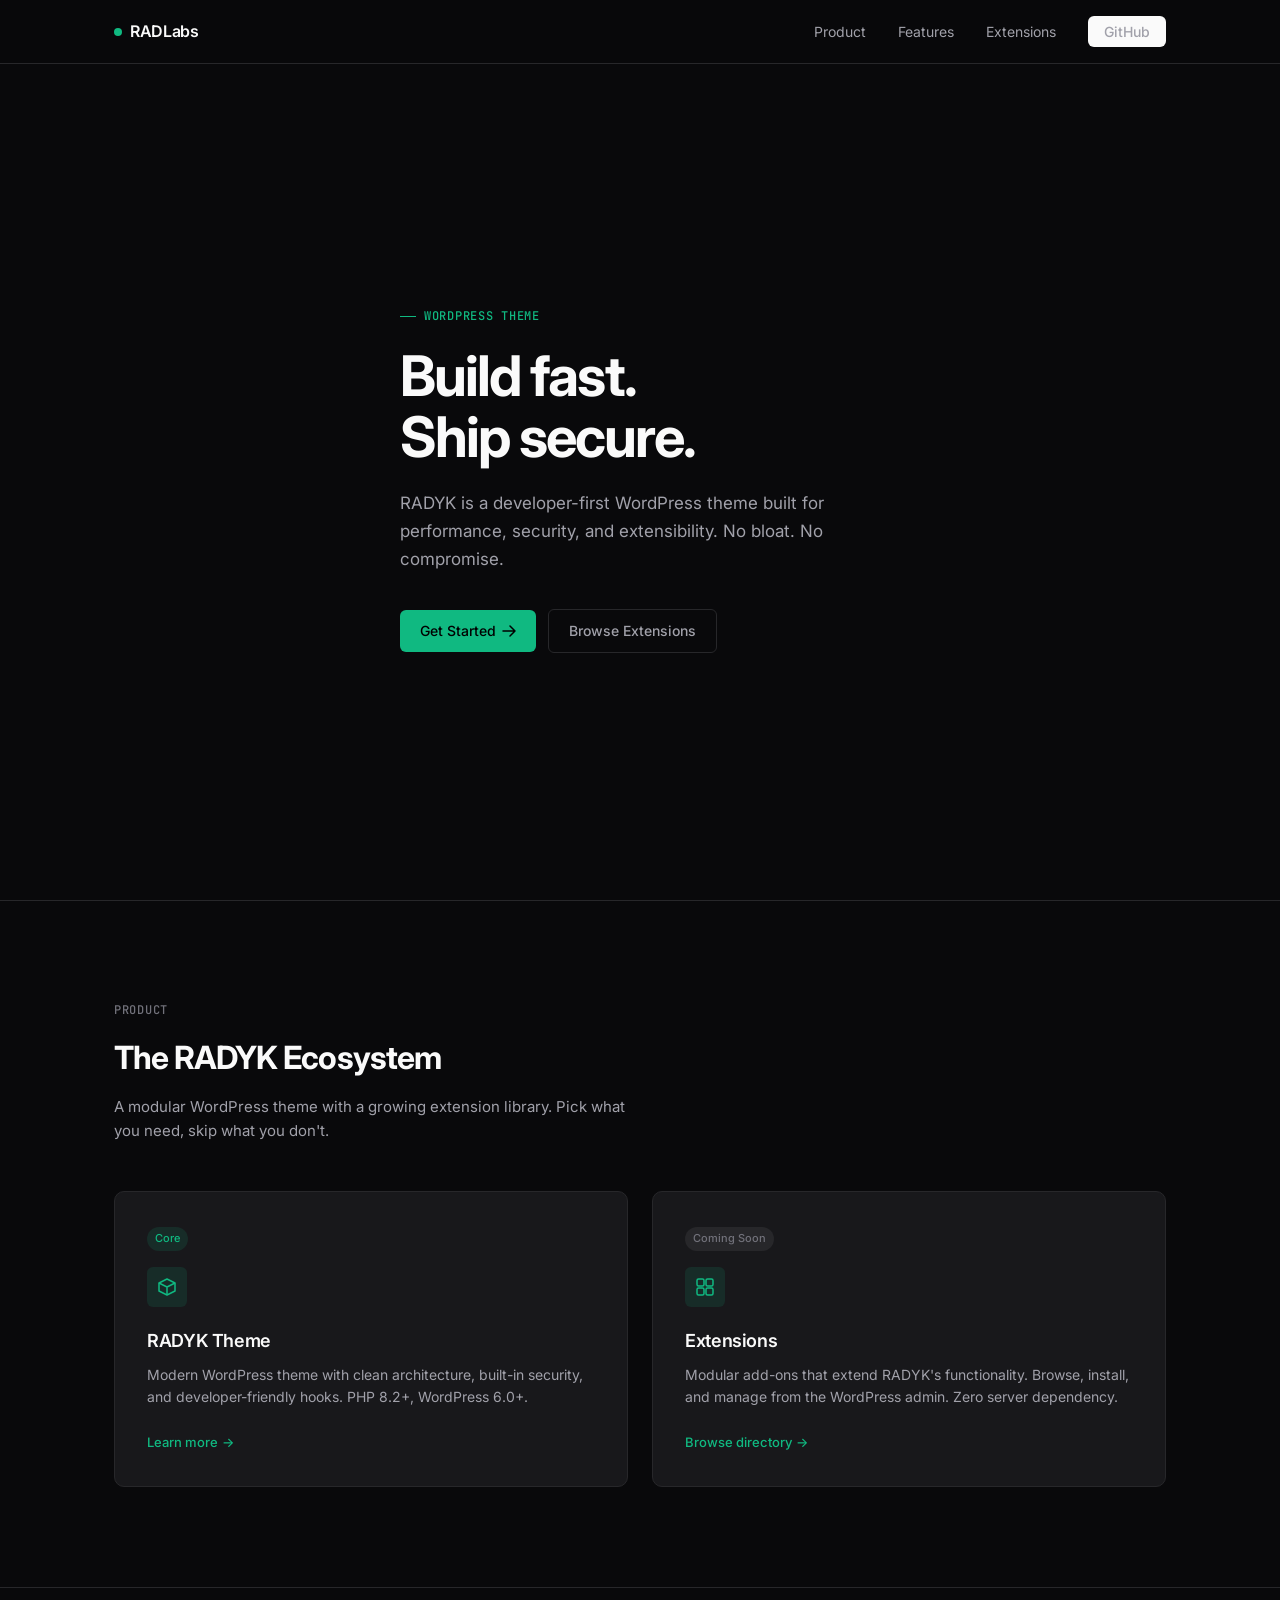
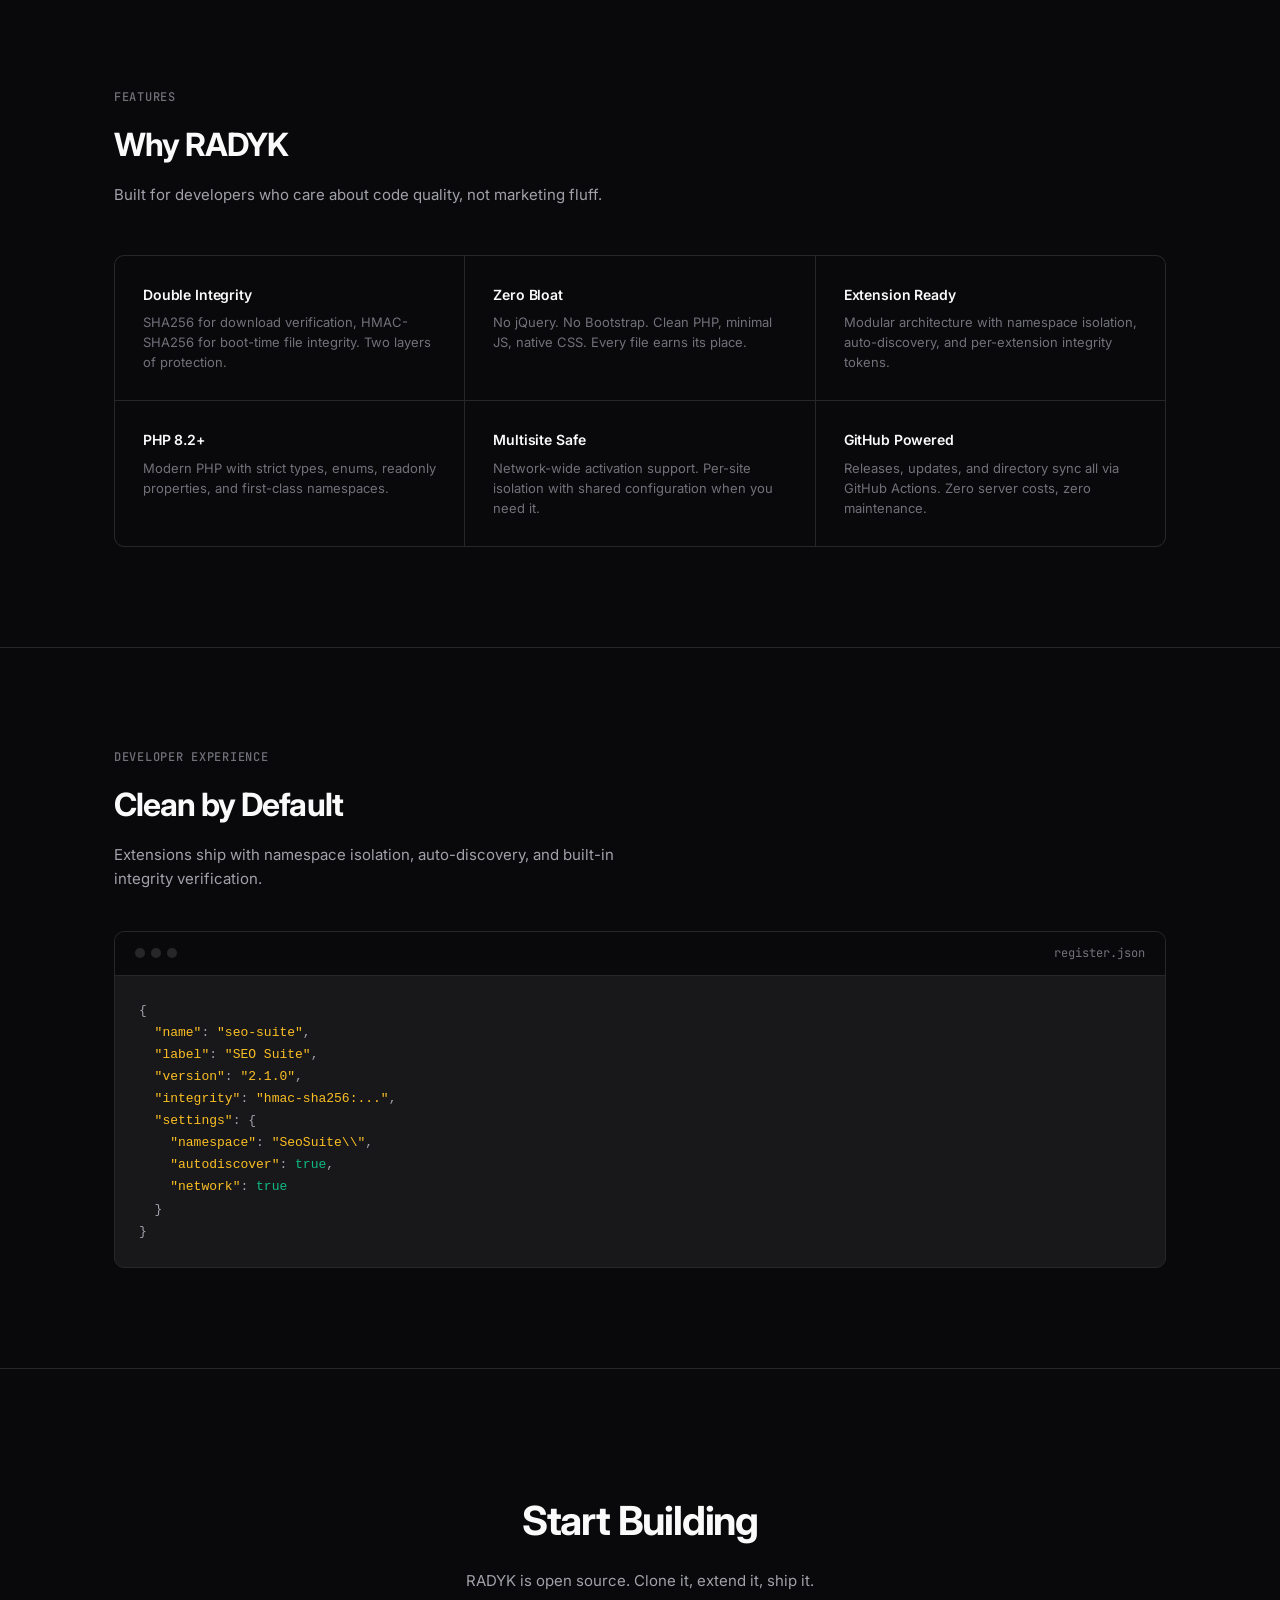
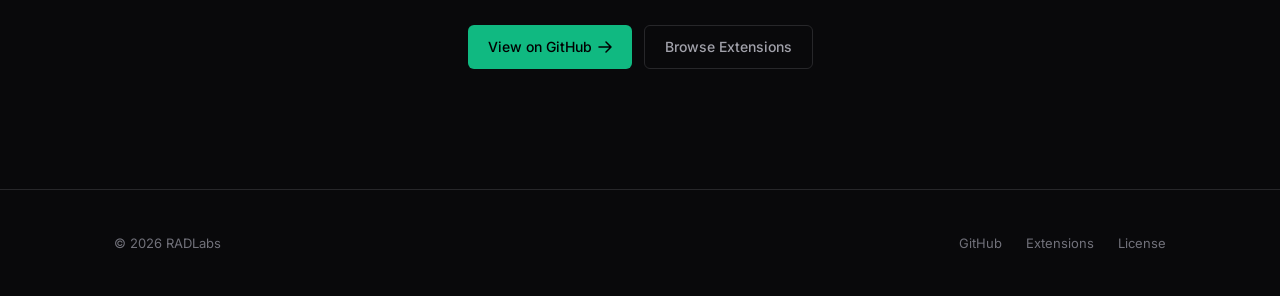
<file: index.html>
<!DOCTYPE html>
<html lang="en">

<head>
    <meta charset="UTF-8">
    <meta name="viewport" content="width=device-width, initial-scale=1.0">
    <title>RADLabs — WordPress Theme Ecosystem</title>
    <meta name="description"
        content="RADYK is a modern, developer-first WordPress theme by RADLabs. Built for performance, security, and extensibility.">
    <meta property="og:title" content="RADLabs — WordPress Theme Ecosystem">
    <meta property="og:description" content="RADYK is a modern, developer-first WordPress theme by RADLabs.">
    <meta property="og:type" content="website">
    <meta property="og:url" content="https://rahendz.github.io/radlabs/">
    <link rel="preconnect" href="https://fonts.googleapis.com">
    <link rel="preconnect" href="https://fonts.gstatic.com" crossorigin>
    <link
        href="https://fonts.googleapis.com/css2?family=Inter:wght@400;500;600;700&family=JetBrains+Mono:wght@400;500&display=swap"
        rel="stylesheet">
    <style>
        /* ===== RESET & BASE ===== */
        *,
        *::before,
        *::after {
            margin: 0;
            padding: 0;
            box-sizing: border-box;
        }

        :root {
            --bg: #09090b;
            --bg-subtle: #18181b;
            --bg-muted: #27272a;
            --border: #27272a;
            --border-hover: #3f3f46;
            --text: #fafafa;
            --text-secondary: #a1a1aa;
            --text-muted: #71717a;
            --accent: #10b981;
            --accent-dim: rgba(16, 185, 129, 0.12);
            --accent-hover: #34d399;
            --radius: 10px;
            --radius-sm: 6px;
            --font-sans: 'Inter', system-ui, -apple-system, sans-serif;
            --font-mono: 'JetBrains Mono', 'SF Mono', 'Fira Code', monospace;
            --max-w: 1100px;
            --transition: 200ms cubic-bezier(0.16, 1, 0.3, 1);
        }

        html {
            scroll-behavior: smooth;
        }

        body {
            font-family: var(--font-sans);
            background: var(--bg);
            color: var(--text);
            line-height: 1.6;
            -webkit-font-smoothing: antialiased;
            -moz-osx-font-smoothing: grayscale;
        }

        a {
            color: inherit;
            text-decoration: none;
        }

        /* ===== LAYOUT ===== */
        .container {
            max-width: var(--max-w);
            margin: 0 auto;
            padding: 0 24px;
        }

        /* ===== NAV ===== */
        nav {
            position: fixed;
            top: 0;
            left: 0;
            right: 0;
            z-index: 100;
            background: rgba(9, 9, 11, 0.8);
            backdrop-filter: blur(12px);
            -webkit-backdrop-filter: blur(12px);
            border-bottom: 1px solid var(--border);
            height: 64px;
            display: flex;
            align-items: center;
        }

        .nav-inner {
            max-width: var(--max-w);
            margin: 0 auto;
            padding: 0 24px;
            width: 100%;
            display: flex;
            align-items: center;
            justify-content: space-between;
        }

        .nav-brand {
            display: flex;
            align-items: center;
            gap: 8px;
            font-weight: 600;
            font-size: 16px;
            letter-spacing: -0.02em;
        }

        .nav-brand .dot {
            width: 8px;
            height: 8px;
            border-radius: 50%;
            background: var(--accent);
            display: inline-block;
        }

        .nav-links {
            display: flex;
            align-items: center;
            gap: 32px;
            list-style: none;
        }

        .nav-links a {
            font-size: 14px;
            color: var(--text-secondary);
            transition: color var(--transition);
        }

        .nav-links a:hover {
            color: var(--text);
        }

        .nav-cta {
            font-size: 13px;
            font-weight: 500;
            padding: 7px 16px;
            border-radius: var(--radius-sm);
            background: var(--text);
            color: var(--bg);
            transition: opacity var(--transition), transform var(--transition);
        }

        .nav-cta:hover {
            opacity: 0.88;
            transform: translateY(-1px);
        }

        .nav-cta:active {
            transform: translateY(0);
        }

        /* ===== HERO ===== */
        .hero {
            padding-top: 160px;
            padding-bottom: 100px;
            min-height: 100dvh;
            display: flex;
            align-items: center;
        }

        .hero-content {
            max-width: 640px;
        }

        .hero-eyebrow {
            font-family: var(--font-mono);
            font-size: 12px;
            font-weight: 500;
            color: var(--accent);
            letter-spacing: 0.06em;
            text-transform: uppercase;
            margin-bottom: 20px;
            display: flex;
            align-items: center;
            gap: 8px;
        }

        .hero-eyebrow::before {
            content: '';
            width: 16px;
            height: 1px;
            background: var(--accent);
        }

        .hero h1 {
            font-size: clamp(36px, 5vw, 56px);
            font-weight: 700;
            letter-spacing: -0.035em;
            line-height: 1.1;
            margin-bottom: 20px;
        }

        .hero p {
            font-size: 17px;
            color: var(--text-secondary);
            line-height: 1.65;
            max-width: 480px;
            margin-bottom: 36px;
        }

        .hero-actions {
            display: flex;
            gap: 12px;
            align-items: center;
        }

        .btn-primary {
            display: inline-flex;
            align-items: center;
            gap: 6px;
            font-size: 14px;
            font-weight: 500;
            padding: 10px 20px;
            border-radius: var(--radius-sm);
            background: var(--accent);
            color: #000;
            transition: background var(--transition), transform var(--transition), box-shadow var(--transition);
            border: none;
            cursor: pointer;
            font-family: var(--font-sans);
        }

        .btn-primary:hover {
            background: var(--accent-hover);
            transform: translateY(-1px);
            box-shadow: 0 4px 20px rgba(16, 185, 129, 0.25);
        }

        .btn-primary:active {
            transform: translateY(0);
        }

        .btn-secondary {
            display: inline-flex;
            align-items: center;
            gap: 6px;
            font-size: 14px;
            font-weight: 500;
            padding: 10px 20px;
            border-radius: var(--radius-sm);
            background: transparent;
            color: var(--text-secondary);
            border: 1px solid var(--border);
            transition: color var(--transition), border-color var(--transition), transform var(--transition);
            cursor: pointer;
            font-family: var(--font-sans);
        }

        .btn-secondary:hover {
            color: var(--text);
            border-color: var(--border-hover);
            transform: translateY(-1px);
        }

        .btn-secondary:active {
            transform: translateY(0);
        }

        /* ===== SECTION COMMON ===== */
        section {
            padding: 100px 0;
        }

        .section-label {
            font-family: var(--font-mono);
            font-size: 12px;
            font-weight: 500;
            color: var(--text-muted);
            letter-spacing: 0.06em;
            text-transform: uppercase;
            margin-bottom: 12px;
        }

        .section-title {
            font-size: clamp(24px, 3vw, 32px);
            font-weight: 700;
            letter-spacing: -0.03em;
            margin-bottom: 12px;
        }

        .section-desc {
            font-size: 15px;
            color: var(--text-secondary);
            max-width: 520px;
            line-height: 1.6;
        }

        /* ===== PRODUCT CARD ===== */
        .product {
            border-top: 1px solid var(--border);
        }

        .product-grid {
            display: grid;
            grid-template-columns: 1fr 1fr;
            gap: 24px;
            margin-top: 48px;
        }

        .product-card {
            padding: 32px;
            border: 1px solid var(--border);
            border-radius: var(--radius);
            transition: border-color var(--transition), transform var(--transition);
            background: var(--bg-subtle);
        }

        .product-card:hover {
            border-color: var(--border-hover);
            transform: translateY(-2px);
        }

        .product-card-icon {
            width: 40px;
            height: 40px;
            border-radius: var(--radius-sm);
            background: var(--accent-dim);
            display: flex;
            align-items: center;
            justify-content: center;
            margin-bottom: 20px;
            color: var(--accent);
        }

        .product-card h3 {
            font-size: 18px;
            font-weight: 600;
            letter-spacing: -0.02em;
            margin-bottom: 8px;
        }

        .product-card p {
            font-size: 14px;
            color: var(--text-secondary);
            line-height: 1.6;
            margin-bottom: 20px;
        }

        .product-card .card-link {
            font-size: 13px;
            font-weight: 500;
            color: var(--accent);
            display: inline-flex;
            align-items: center;
            gap: 4px;
            transition: gap var(--transition);
        }

        .product-card:hover .card-link {
            gap: 8px;
        }

        .product-card .card-tag {
            display: inline-block;
            font-size: 11px;
            font-weight: 500;
            padding: 3px 8px;
            border-radius: 999px;
            background: var(--bg-muted);
            color: var(--text-muted);
            margin-bottom: 16px;
        }

        .product-card .card-tag.active {
            background: var(--accent-dim);
            color: var(--accent);
        }

        /* ===== FEATURES ===== */
        .features {
            border-top: 1px solid var(--border);
        }

        .features-grid {
            display: grid;
            grid-template-columns: repeat(3, 1fr);
            gap: 1px;
            margin-top: 48px;
            background: var(--border);
            border: 1px solid var(--border);
            border-radius: var(--radius);
            overflow: hidden;
        }

        .feature-item {
            padding: 28px;
            background: var(--bg);
            transition: background var(--transition);
        }

        .feature-item:hover {
            background: var(--bg-subtle);
        }

        .feature-item h4 {
            font-size: 14px;
            font-weight: 600;
            margin-bottom: 6px;
            letter-spacing: -0.01em;
        }

        .feature-item p {
            font-size: 13px;
            color: var(--text-muted);
            line-height: 1.55;
        }

        /* ===== CODE PREVIEW ===== */
        .code-section {
            border-top: 1px solid var(--border);
        }

        .code-block {
            margin-top: 40px;
            background: var(--bg-subtle);
            border: 1px solid var(--border);
            border-radius: var(--radius);
            overflow: hidden;
        }

        .code-header {
            display: flex;
            align-items: center;
            justify-content: space-between;
            padding: 12px 20px;
            border-bottom: 1px solid var(--border);
            background: var(--bg);
        }

        .code-header span {
            font-family: var(--font-mono);
            font-size: 12px;
            color: var(--text-muted);
        }

        .code-dots {
            display: flex;
            gap: 6px;
        }

        .code-dots span {
            width: 10px;
            height: 10px;
            border-radius: 50%;
            background: var(--bg-muted);
        }

        .code-body {
            padding: 24px;
            font-family: var(--font-mono);
            font-size: 13px;
            line-height: 1.7;
            color: var(--text-secondary);
            overflow-x: auto;
        }

        .code-body .kw {
            color: var(--accent);
        }

        .code-body .fn {
            color: #e879f9;
        }

        .code-body .str {
            color: #fbbf24;
        }

        .code-body .cmt {
            color: var(--text-muted);
            font-style: italic;
        }

        .code-body .var {
            color: #60a5fa;
        }

        /* ===== CTA ===== */
        .cta-section {
            border-top: 1px solid var(--border);
            text-align: center;
            padding: 120px 0;
        }

        .cta-section h2 {
            font-size: clamp(28px, 3.5vw, 40px);
            font-weight: 700;
            letter-spacing: -0.03em;
            margin-bottom: 16px;
        }

        .cta-section p {
            font-size: 15px;
            color: var(--text-secondary);
            margin-bottom: 32px;
            max-width: 440px;
            margin-left: auto;
            margin-right: auto;
            line-height: 1.6;
        }

        .cta-actions {
            display: flex;
            justify-content: center;
            gap: 12px;
        }

        /* ===== FOOTER ===== */
        footer {
            border-top: 1px solid var(--border);
            padding: 40px 0;
        }

        .footer-inner {
            display: flex;
            align-items: center;
            justify-content: space-between;
        }

        .footer-left {
            font-size: 13px;
            color: var(--text-muted);
        }

        .footer-links {
            display: flex;
            gap: 24px;
            list-style: none;
        }

        .footer-links a {
            font-size: 13px;
            color: var(--text-muted);
            transition: color var(--transition);
        }

        .footer-links a:hover {
            color: var(--text-secondary);
        }

        /* ===== FADE-IN ANIMATION ===== */
        .reveal {
            opacity: 0;
            transform: translateY(16px);
            transition: opacity 0.6s cubic-bezier(0.16, 1, 0.3, 1),
                transform 0.6s cubic-bezier(0.16, 1, 0.3, 1);
        }

        .reveal.visible {
            opacity: 1;
            transform: translateY(0);
        }

        .reveal-delay-1 {
            transition-delay: 80ms;
        }

        .reveal-delay-2 {
            transition-delay: 160ms;
        }

        .reveal-delay-3 {
            transition-delay: 240ms;
        }

        /* ===== MOBILE ===== */
        .mobile-menu {
            display: none;
            background: none;
            border: none;
            color: var(--text-secondary);
            cursor: pointer;
            padding: 8px;
        }

        @media (max-width: 768px) {
            .nav-links {
                display: none;
            }

            .nav-links.open {
                display: flex;
                flex-direction: column;
                position: absolute;
                top: 64px;
                left: 0;
                right: 0;
                background: rgba(9, 9, 11, 0.95);
                backdrop-filter: blur(12px);
                padding: 24px;
                gap: 20px;
                border-bottom: 1px solid var(--border);
            }

            .mobile-menu {
                display: block;
            }

            .hero {
                padding-top: 120px;
                padding-bottom: 60px;
                min-height: auto;
            }

            .hero h1 {
                font-size: 32px;
            }

            .hero-actions {
                flex-direction: column;
                align-items: flex-start;
            }

            .product-grid {
                grid-template-columns: 1fr;
            }

            .features-grid {
                grid-template-columns: 1fr;
            }

            .footer-inner {
                flex-direction: column;
                gap: 20px;
                text-align: center;
            }

            .cta-actions {
                flex-direction: column;
                align-items: center;
            }
        }

        /* ===== REDUCED MOTION ===== */
        @media (prefers-reduced-motion: reduce) {
            .reveal {
                opacity: 1;
                transform: none;
                transition: none;
            }

            html {
                scroll-behavior: auto;
            }
        }
    </style>
</head>

<body>

    <!-- NAV -->
    <nav>
        <div class="nav-inner">
            <a href="/" class="nav-brand">
                <span class="dot"></span>
                RADLabs
            </a>
            <button class="mobile-menu" onclick="document.querySelector('.nav-links').classList.toggle('open')"
                aria-label="Toggle menu">
                <svg width="20" height="20" viewBox="0 0 20 20" fill="none">
                    <path d="M3 6h14M3 10h14M3 14h14" stroke="currentColor" stroke-width="1.5" stroke-linecap="round" />
                </svg>
            </button>
            <ul class="nav-links">
                <li><a href="#product">Product</a></li>
                <li><a href="#features">Features</a></li>
                <li><a href="https://rahendz.github.io/radlabs/extensions/">Extensions</a></li>
                <li><a href="https://github.com/rahendz/radlabs" class="nav-cta">GitHub</a></li>
            </ul>
        </div>
    </nav>

    <!-- HERO -->
    <section class="hero">
        <div class="container">
            <div class="hero-content">
                <div class="hero-eyebrow">WordPress Theme</div>
                <h1>Build fast.<br>Ship secure.</h1>
                <p>RADYK is a developer-first WordPress theme built for performance, security, and extensibility. No
                    bloat. No compromise.</p>
                <div class="hero-actions">
                    <a href="https://github.com/rahendz/radlabs" class="btn-primary">
                        Get Started
                        <svg width="14" height="14" viewBox="0 0 14 14" fill="none">
                            <path d="M1 7h12M8 2l5 5-5 5" stroke="currentColor" stroke-width="1.5"
                                stroke-linecap="round" stroke-linejoin="round" />
                        </svg>
                    </a>
                    <a href="https://rahendz.github.io/radlabs/extensions/" class="btn-secondary">Browse Extensions</a>
                </div>
            </div>
        </div>
    </section>

    <!-- PRODUCT -->
    <section class="product" id="product">
        <div class="container">
            <div class="section-label reveal">Product</div>
            <h2 class="section-title reveal reveal-delay-1">The RADYK Ecosystem</h2>
            <p class="section-desc reveal reveal-delay-2">A modular WordPress theme with a growing extension library.
                Pick what you need, skip what you don't.</p>

            <div class="product-grid">
                <div class="product-card reveal reveal-delay-1">
                    <div class="card-tag active">Core</div>
                    <div class="product-card-icon">
                        <svg width="20" height="20" viewBox="0 0 20 20" fill="none">
                            <path d="M10 2L2 6v8l8 4 8-4V6l-8-4z" stroke="currentColor" stroke-width="1.5"
                                stroke-linejoin="round" />
                            <path d="M2 6l8 4m0 0l8-4m-8 4v8" stroke="currentColor" stroke-width="1.5"
                                stroke-linejoin="round" />
                        </svg>
                    </div>
                    <h3>RADYK Theme</h3>
                    <p>Modern WordPress theme with clean architecture, built-in security, and developer-friendly hooks.
                        PHP 8.2+, WordPress 6.0+.</p>
                    <a href="https://github.com/rahendz/radlabs" class="card-link">Learn more <span
                            aria-hidden="true">&rarr;</span></a>
                </div>

                <div class="product-card reveal reveal-delay-2">
                    <div class="card-tag">Coming Soon</div>
                    <div class="product-card-icon">
                        <svg width="20" height="20" viewBox="0 0 20 20" fill="none">
                            <rect x="2" y="2" width="7" height="7" rx="1.5" stroke="currentColor" stroke-width="1.5" />
                            <rect x="11" y="2" width="7" height="7" rx="1.5" stroke="currentColor" stroke-width="1.5" />
                            <rect x="2" y="11" width="7" height="7" rx="1.5" stroke="currentColor" stroke-width="1.5" />
                            <rect x="11" y="11" width="7" height="7" rx="1.5" stroke="currentColor"
                                stroke-width="1.5" />
                        </svg>
                    </div>
                    <h3>Extensions</h3>
                    <p>Modular add-ons that extend RADYK's functionality. Browse, install, and manage from the WordPress
                        admin. Zero server dependency.</p>
                    <a href="https://rahendz.github.io/radlabs/extensions/" class="card-link">Browse directory <span
                            aria-hidden="true">&rarr;</span></a>
                </div>
            </div>
        </div>
    </section>

    <!-- FEATURES -->
    <section class="features" id="features">
        <div class="container">
            <div class="section-label reveal">Features</div>
            <h2 class="section-title reveal reveal-delay-1">Why RADYK</h2>
            <p class="section-desc reveal reveal-delay-2">Built for developers who care about code quality, not
                marketing fluff.</p>

            <div class="features-grid reveal reveal-delay-3">
                <div class="feature-item">
                    <h4>Double Integrity</h4>
                    <p>SHA256 for download verification, HMAC-SHA256 for boot-time file integrity. Two layers of
                        protection.</p>
                </div>
                <div class="feature-item">
                    <h4>Zero Bloat</h4>
                    <p>No jQuery. No Bootstrap. Clean PHP, minimal JS, native CSS. Every file earns its place.</p>
                </div>
                <div class="feature-item">
                    <h4>Extension Ready</h4>
                    <p>Modular architecture with namespace isolation, auto-discovery, and per-extension integrity
                        tokens.</p>
                </div>
                <div class="feature-item">
                    <h4>PHP 8.2+</h4>
                    <p>Modern PHP with strict types, enums, readonly properties, and first-class namespaces.</p>
                </div>
                <div class="feature-item">
                    <h4>Multisite Safe</h4>
                    <p>Network-wide activation support. Per-site isolation with shared configuration when you need it.
                    </p>
                </div>
                <div class="feature-item">
                    <h4>GitHub Powered</h4>
                    <p>Releases, updates, and directory sync all via GitHub Actions. Zero server costs, zero
                        maintenance.</p>
                </div>
            </div>
        </div>
    </section>

    <!-- CODE PREVIEW -->
    <section class="code-section">
        <div class="container">
            <div class="section-label reveal">Developer Experience</div>
            <h2 class="section-title reveal reveal-delay-1">Clean by Default</h2>
            <p class="section-desc reveal reveal-delay-2">Extensions ship with namespace isolation, auto-discovery, and
                built-in integrity verification.</p>

            <div class="code-block reveal reveal-delay-3">
                <div class="code-header">
                    <div class="code-dots">
                        <span></span><span></span><span></span>
                    </div>
                    <span>register.json</span>
                </div>
                <div class="code-body">
                    <pre>{
  <span class="str">"name"</span>: <span class="str">"seo-suite"</span>,
  <span class="str">"label"</span>: <span class="str">"SEO Suite"</span>,
  <span class="str">"version"</span>: <span class="str">"2.1.0"</span>,
  <span class="str">"integrity"</span>: <span class="str">"hmac-sha256:..."</span>,
  <span class="str">"settings"</span>: {
    <span class="str">"namespace"</span>: <span class="str">"SeoSuite\\"</span>,
    <span class="str">"autodiscover"</span>: <span class="kw">true</span>,
    <span class="str">"network"</span>: <span class="kw">true</span>
  }
}</pre>
                </div>
            </div>
        </div>
    </section>

    <!-- CTA -->
    <section class="cta-section">
        <div class="container">
            <h2 class="reveal">Start Building</h2>
            <p class="reveal reveal-delay-1">RADYK is open source. Clone it, extend it, ship it.</p>
            <div class="cta-actions reveal reveal-delay-2">
                <a href="https://github.com/rahendz/radlabs" class="btn-primary">
                    View on GitHub
                    <svg width="14" height="14" viewBox="0 0 14 14" fill="none">
                        <path d="M1 7h12M8 2l5 5-5 5" stroke="currentColor" stroke-width="1.5" stroke-linecap="round"
                            stroke-linejoin="round" />
                    </svg>
                </a>
                <a href="https://rahendz.github.io/radlabs/extensions/" class="btn-secondary">Browse Extensions</a>
            </div>
        </div>
    </section>

    <!-- FOOTER -->
    <footer>
        <div class="container">
            <div class="footer-inner">
                <div class="footer-left">&copy; 2026 RADLabs</div>
                <ul class="footer-links">
                    <li><a href="https://github.com/rahendz/radlabs">GitHub</a></li>
                    <li><a href="https://rahendz.github.io/radlabs/extensions/">Extensions</a></li>
                    <li><a href="https://github.com/rahendz/radlabs/blob/main/LICENSE">License</a></li>
                </ul>
            </div>
        </div>
    </footer>

    <!-- SCROLL REVEAL -->
    <script>
        if (!window.matchMedia('(prefers-reduced-motion: reduce)').matches) {
            const observer = new IntersectionObserver((entries) => {
                entries.forEach(entry => {
                    if (entry.isIntersecting) {
                        entry.target.classList.add('visible');
                        observer.unobserve(entry.target);
                    }
                });
            }, { threshold: 0.15 });

            document.querySelectorAll('.reveal').forEach(el => observer.observe(el));
        } else {
            document.querySelectorAll('.reveal').forEach(el => el.classList.add('visible'));
        }
    </script>

</body>

</html>
</file>
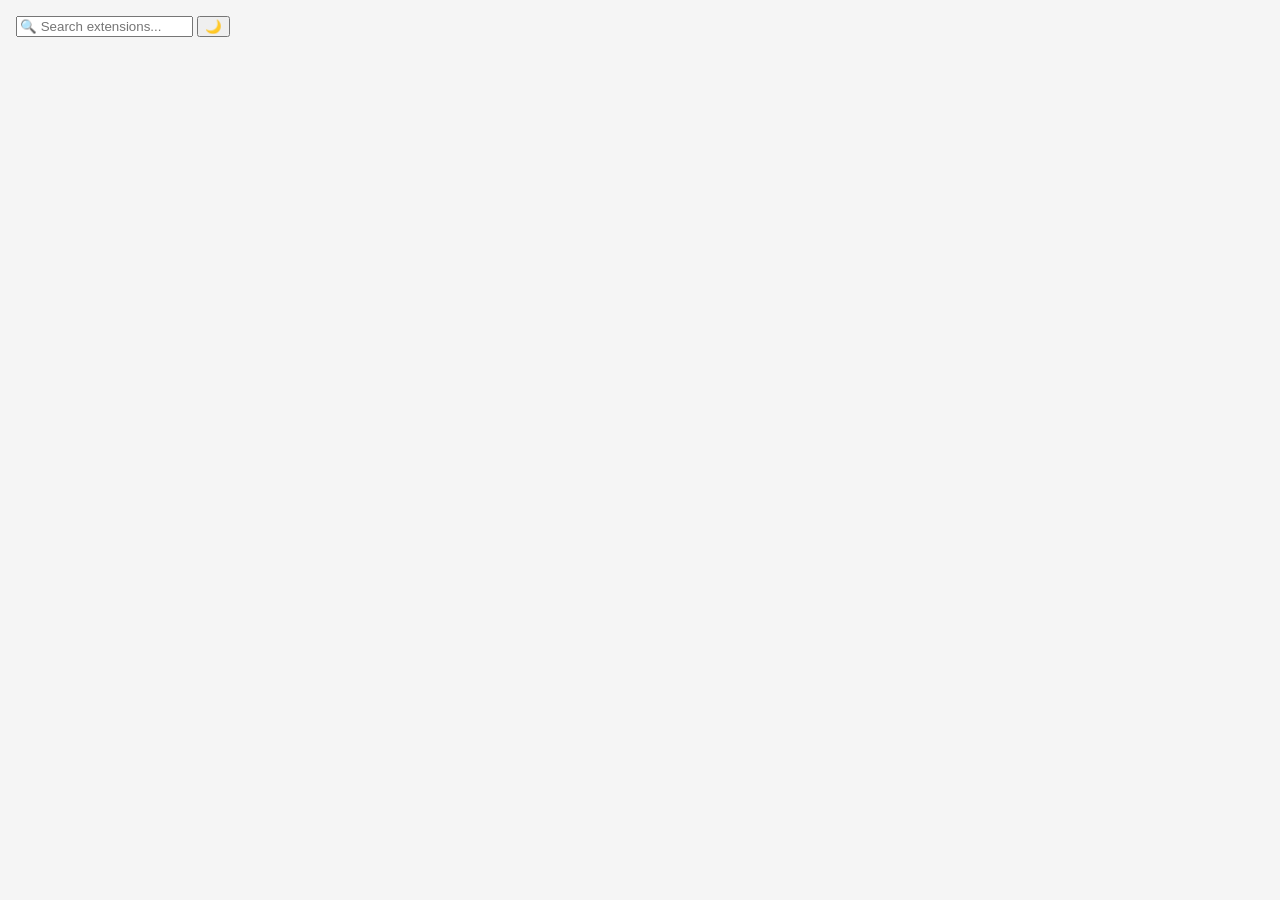
<file: extensions/index.html>
<!DOCTYPE html>
<html lang="en">
<head>
  <meta charset="UTF-8" />
  <meta name="viewport" content="width=device-width, initial-scale=1.0" />
  <title>RADYK Extensions</title>
  <link rel="stylesheet" href="assets/style.css" />
</head>
<body>
  <header>
    <input type="text" id="search" placeholder="🔍 Search extensions..." />
    <button id="dark-toggle">🌙</button>
  </header>
  <main id="root"></main>
  <script src="assets/app.js"></script>
</body>
</html>
</file>
<file: extensions/assets/style.css>
/* Minimal CSS for extension directory */
body{font-family:sans-serif;margin:0;padding:1rem;background:#f5f5f5}
.grid{display:grid;grid-template-columns:repeat(auto-fill,minmax(200px,1fr));gap:1rem}
.card{background:#fff;border-radius:8px;padding:1rem;box-shadow:0 2px 4px rgba(0,0,0,0.1)}
.dark{background:#222;color:#eee}
</file>
